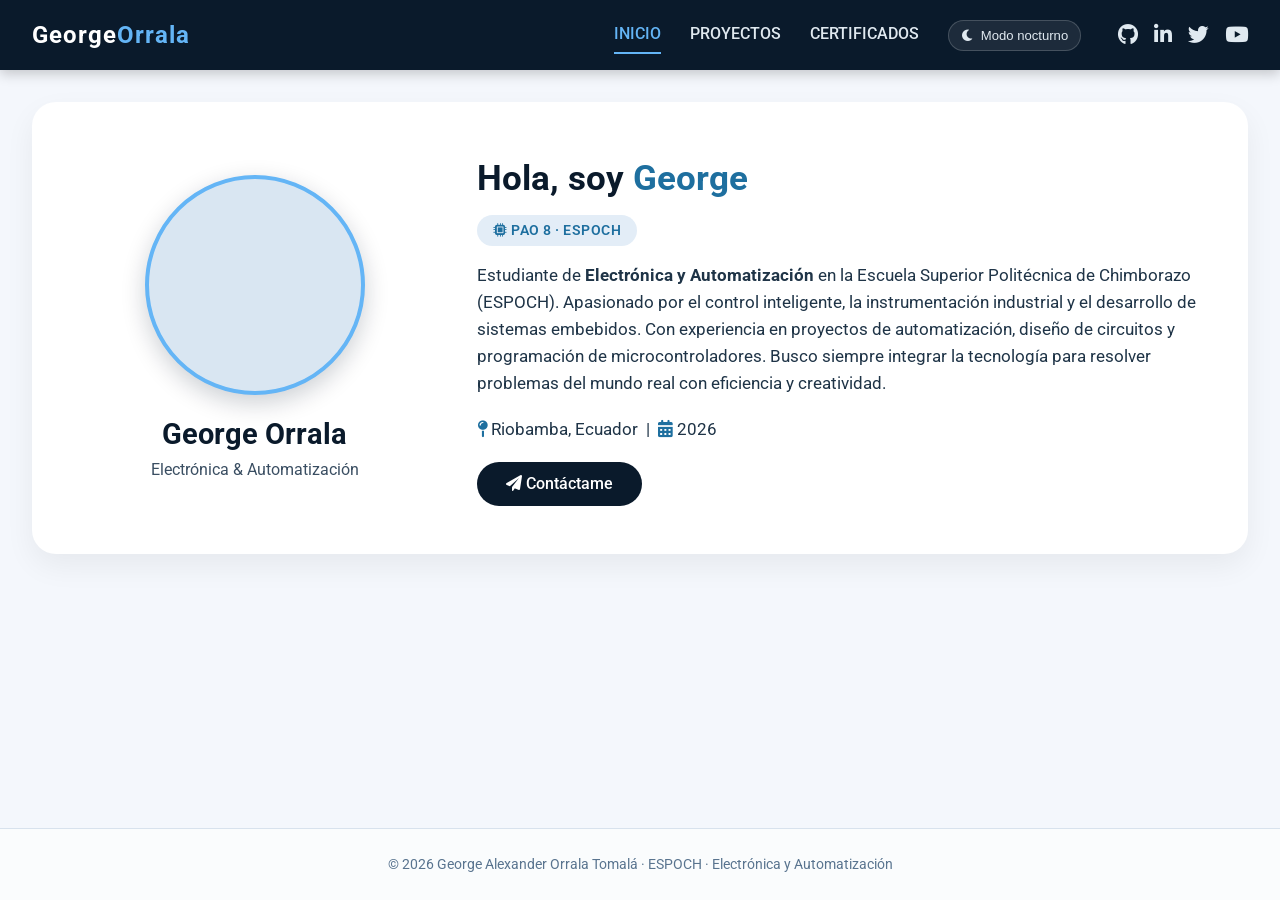
<file: index.html>
<!DOCTYPE html>
<html lang="es">
<head>
    <meta charset="UTF-8" />
    <meta name="viewport" content="width=device-width, initial-scale=1.0" />
    <title>George Orrala | Portafolio</title>
    <!-- Font Awesome (íconos) -->
    <link rel="stylesheet" href="https://cdnjs.cloudflare.com/ajax/libs/font-awesome/6.0.0-beta3/css/all.min.css" />
    <!-- Google Fonts (Roboto) -->
    <link href="https://fonts.googleapis.com/css2?family=Roboto:wght@300;400;500;700&display=swap" rel="stylesheet" />
    <!-- Estilos locales -->
    <link rel="stylesheet" href="styles.css?v=2026.08.26.4" />
</head>
<body>

    <!-- HEADER -->
    <header>
        <div class="logo">George<span>Orrala</span></div>
        <nav id="nav-principal">
            <a class="activo" data-vista="inicio">INICIO</a>
            <a data-vista="proyectos">PROYECTOS</a>
            <a data-vista="certificados">CERTIFICADOS</a>
            <button class="theme-toggle" id="theme-toggle" type="button" aria-label="Activar modo nocturno" aria-pressed="false">
                <i class="fas fa-moon" id="theme-icon" aria-hidden="true"></i>
                <span id="theme-label">Modo nocturno</span>
            </button>
            <div class="social-icons">
                <a href="#" aria-label="GitHub"><i class="fab fa-github"></i></a>
                <a href="#" aria-label="LinkedIn"><i class="fab fa-linkedin-in"></i></a>
                <a href="#" aria-label="Twitter"><i class="fab fa-twitter"></i></a>
                <a href="#" aria-label="YouTube"><i class="fab fa-youtube"></i></a>
            </div>
        </nav>
    </header>

    <!-- CONTENEDOR PRINCIPAL (SPA) -->
    <main class="contenedor-principal" id="app">

        <!-- VISTA INICIO -->
        <section class="vista activa" id="vista-inicio">
            <div class="inicio-grid">
                <!-- Izquierda: foto + nombre -->
                <div class="perfil">
                    <div class="perfil-foto">
                        <img src="img/perfil.jpg?v=2026.08.26.1" width="220" height="220" fetchpriority="high" decoding="async"
                            alt="Foto de George Orrala" />
                    </div>
                    <h2>George Orrala</h2>
                    <p>Electrónica &amp; Automatización</p>
                </div>
                <!-- Derecha: descripción profesional -->
                <div class="descripcion">
                    <h1>Hola, soy <span>George</span></h1>
                    <span class="badge"><i class="fas fa-microchip"></i> PAO 8 · ESPOCH</span>
                    <p>
                        Estudiante de <strong>Electrónica y Automatización</strong> en la Escuela Superior 
                        Politécnica de Chimborazo (ESPOCH). Apasionado por el control inteligente, 
                        la instrumentación industrial y el desarrollo de sistemas embebidos. 
                        Con experiencia en proyectos de automatización, diseño de circuitos y 
                        programación de microcontroladores. Busco siempre integrar la tecnología 
                        para resolver problemas del mundo real con eficiencia y creatividad.
                    </p>
                    <p>
                        <i class="fas fa-map-pin" style="color:#1e6f9f;"></i> Riobamba, Ecuador &nbsp;|&nbsp;
                        <i class="fas fa-calendar-alt" style="color:#1e6f9f;"></i> 2026
                    </p>
                    <a href="#" class="cta" id="btn-contacto"><i class="fas fa-paper-plane"></i> Contáctame</a>
                </div>
            </div>

        </section>

        <!-- VISTA PROYECTOS (datos desde JSON) -->
        <section class="vista" id="vista-proyectos">
            <h2 style="font-size:2rem; margin-bottom:0.2rem;">Proyectos</h2>
            <p style="color:#3a5a75; margin-bottom:0.8rem;">Algunos de mis trabajos en automatización y electrónica.</p>
            <div class="proyectos-grid" id="proyectos-container">
                <!-- Renderizado con JS -->
            </div>
        </section>

        <!-- VISTA CERTIFICADOS (datos desde JSON) -->
        <section class="vista" id="vista-certificados">
            <h2 style="font-size:2rem; margin-bottom:0.2rem;">Certificados</h2>
            <p style="color:#3a5a75; margin-bottom:0.8rem;">Formación complementaria y logros académicos.</p>
            <div class="certificados-lista" id="certificados-container">
                <!-- Renderizado con JS -->
            </div>
        </section>

    </main>

    <!-- FOOTER -->
    <footer>
        &copy; 2026 George Alexander Orrala Tomalá · ESPOCH · Electrónica y Automatización
    </footer>

    <!-- Script local -->
    <script src="script.js?v=2026.08.26.2" defer></script>

</body>
</html>
</file>
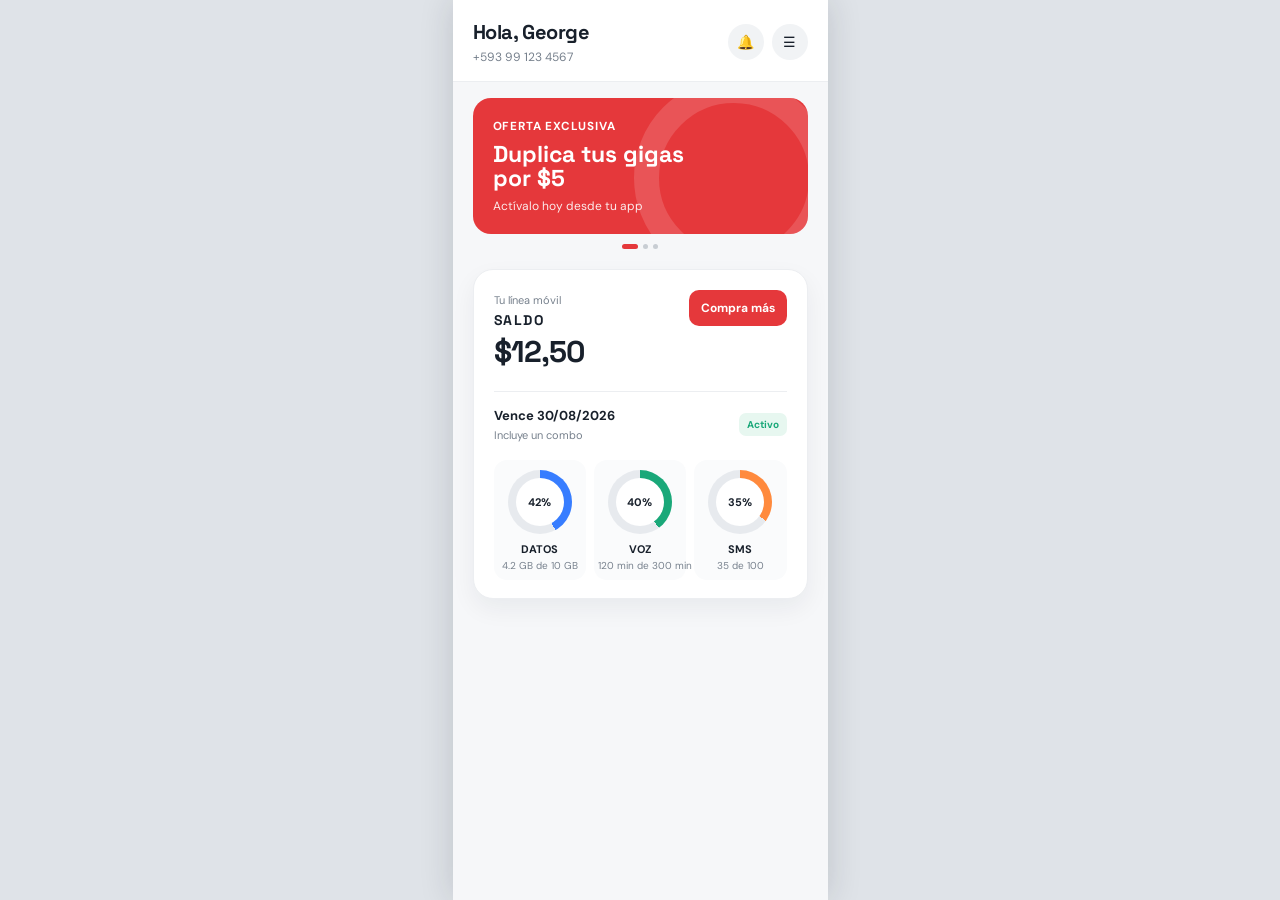
<file: proyectos/Clon T/index.html>
<!DOCTYPE html>
<html lang="es">
<head>
    <meta charset="UTF-8">
    <meta name="viewport" content="width=device-width, initial-scale=1.0">
    <title>Clon T | Mi cuenta</title>
    <link rel="stylesheet" href="styles.css?v=2026.08.26.1">
</head>
<body>
    <main class="app-shell">
        <header class="app-header">
            <div class="user-block">
                <strong>Hola, George</strong>
                <span>+593 99 123 4567</span>
            </div>
            <div class="header-actions" aria-label="Acciones de cuenta">
                <button type="button" aria-label="Notificaciones">&#128276;</button>
                <button type="button" aria-label="Abrir menú">&#9776;</button>
            </div>
        </header>

        <section class="banner-section" aria-label="Promociones">
            <div class="banner-track" id="banner-track"></div>
            <div class="banner-dots" id="banner-dots" aria-hidden="true"></div>
        </section>

        <section class="balance-card" aria-labelledby="balance-title">
            <div class="balance-header">
                <div>
                    <span class="eyebrow">Tu línea móvil</span>
                    <h1 id="balance-title">SALDO</h1>
                    <p class="balance-amount" id="balance-amount">$0,00</p>
                </div>
                <button class="buy-button" id="buy-button" type="button">Compra más</button>
            </div>

            <div class="plan-info">
                <div>
                    <strong id="expiry-date">Vence 30/08/2026</strong>
                    <span id="plan-name">Incluye un combo</span>
                </div>
                <span class="active-label">Activo</span>
            </div>

            <div class="usage-grid" id="usage-grid" aria-label="Consumo del combo"></div>
        </section>

        <p class="feedback" id="feedback" role="status" aria-live="polite"></p>
    </main>
    <script src="script.js?v=2026.08.26.1" defer></script>
</body>
</html>
</file>
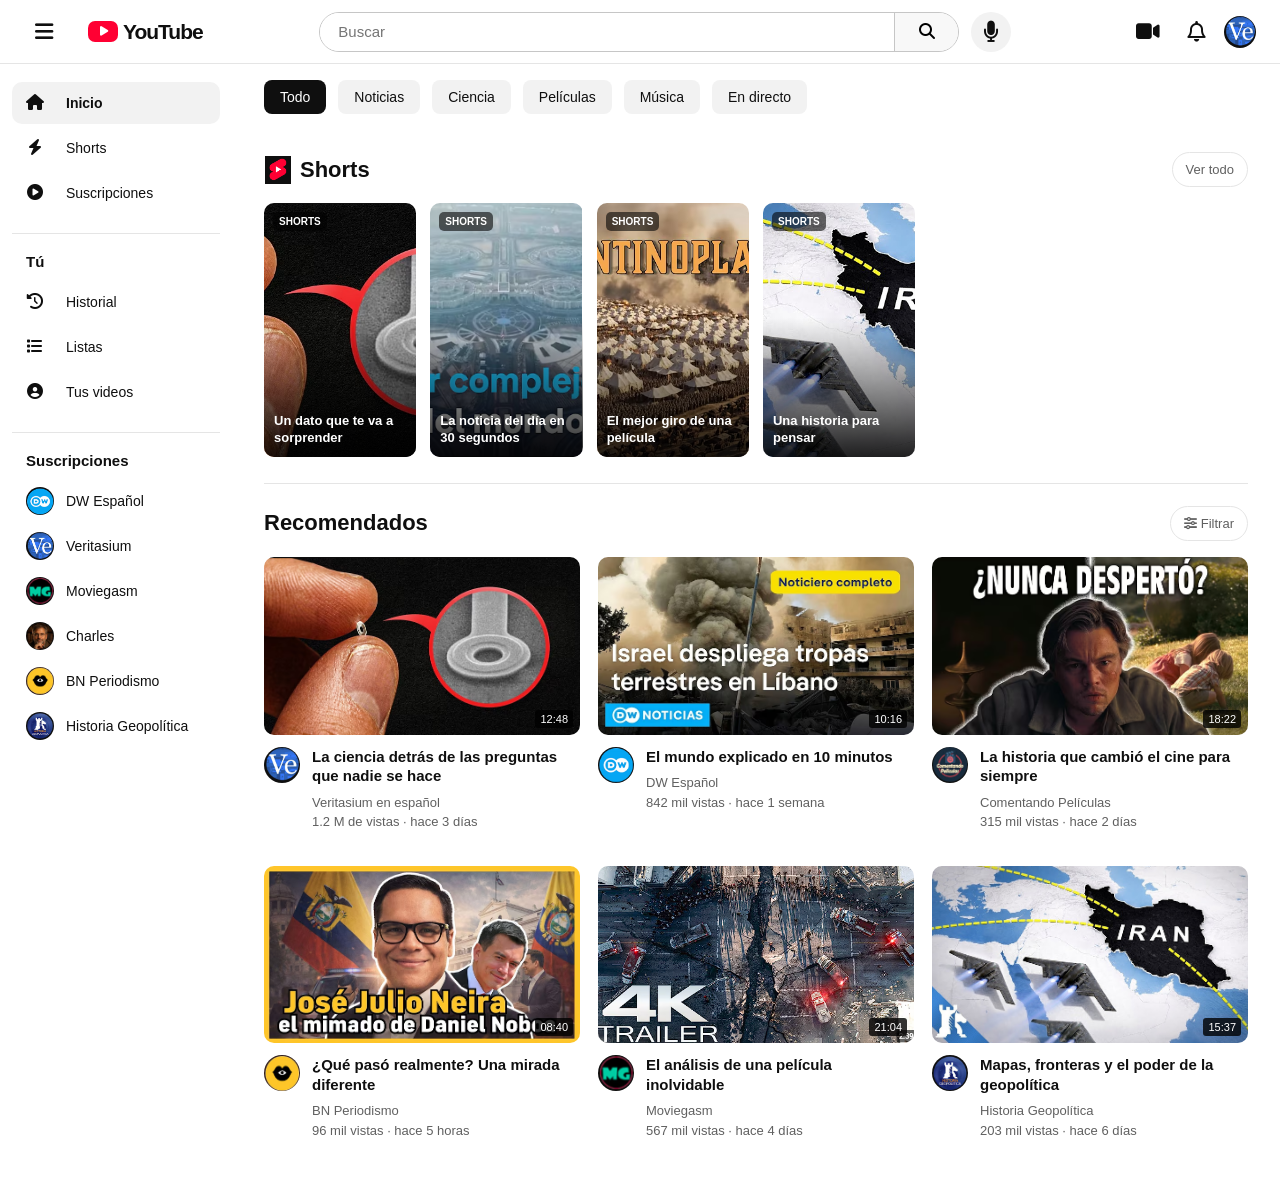
<file: proyectos/Clon youtube/index.html>
<!DOCTYPE html>
<html lang="es">
<head>
    <meta charset="UTF-8">
    <meta name="viewport" content="width=device-width, initial-scale=1.0">
    <meta name="theme-color" content="#ffffff">
    <title>YouTube | Inicio</title>
    <link rel="stylesheet" href="https://cdnjs.cloudflare.com/ajax/libs/font-awesome/6.5.2/css/all.min.css">
    <link rel="stylesheet" href="styles.css?v=2026.08.26.1">
    <link rel="stylesheet" href="media.css?v=2026.08.26.1">
</head>
<body>
    <header class="topbar">
        <button class="icon-button menu-button" id="menu-button" type="button" aria-label="Abrir menú"><i class="fa-solid fa-bars"></i></button>
        <a class="brand" href="#inicio" aria-label="YouTube inicio"><span class="brand-mark"><i class="fa-solid fa-play"></i></span><strong>YouTube</strong></a>
        <div class="search-area">
            <form class="search-form" id="search-form">
                <input id="search-input" type="search" placeholder="Buscar" aria-label="Buscar videos">
                <button class="search-button" type="submit" aria-label="Buscar"><i class="fa-solid fa-magnifying-glass"></i></button>
            </form>
            <button class="icon-button voice-button" type="button" aria-label="Buscar por voz"><i class="fa-solid fa-microphone"></i></button>
        </div>
        <div class="top-actions">
            <button class="icon-button" type="button" aria-label="Crear"><i class="fa-solid fa-video"></i></button>
            <button class="icon-button" type="button" aria-label="Notificaciones"><i class="fa-regular fa-bell"></i></button>
            <img class="user-avatar" src="canal/veritasium/logo.png?v=2026.08.26.1" width="40" height="40" alt="Perfil">
        </div>
    </header>

    <div class="layout">
        <aside class="sidebar" id="sidebar">
            <nav class="main-nav" aria-label="Navegación principal">
                <a class="nav-item active" href="#inicio"><span><i class="fa-solid fa-house"></i></span>Inicio</a>
                <a class="nav-item" href="#shorts"><span><i class="fa-solid fa-bolt"></i></span>Shorts</a>
                <a class="nav-item" href="#suscripciones"><span><i class="fa-solid fa-circle-play"></i></span>Suscripciones</a>
                <hr>
                <p class="nav-heading">Tú</p>
                <a class="nav-item" href="#historial"><span><i class="fa-solid fa-clock-rotate-left"></i></span>Historial</a>
                <a class="nav-item" href="#listas"><span><i class="fa-solid fa-list"></i></span>Listas</a>
                <a class="nav-item" href="#videos"><span><i class="fa-solid fa-circle-user"></i></span>Tus videos</a>
                <hr>
                <p class="nav-heading">Suscripciones</p>
                <a class="channel-link" href="#canal-dw"><img src="canal/dw/logo.png?v=2026.08.26.1" width="32" height="32" loading="lazy" alt="">DW Español</a>
                <a class="channel-link" href="#canal-veritasium"><img src="canal/veritasium/logo.png?v=2026.08.26.1" width="32" height="32" loading="lazy" alt="">Veritasium</a>
                <a class="channel-link" href="#canal-moviegasm"><img src="canal/moviegasm/logo.png?v=2026.08.26.1" width="32" height="32" loading="lazy" alt="">Moviegasm</a>
                <a class="channel-link" href="#canal-charles"><img src="canal/charles/logo.png?v=2026.08.26.1" width="32" height="32" loading="lazy" alt="">Charles</a>
                <a class="channel-link" href="#canal-bn"><img src="canal/bn%20periodismo/logo.png?v=2026.08.26.1" width="32" height="32" loading="lazy" alt="">BN Periodismo</a>
                <a class="channel-link" href="#canal-historia"><img src="canal/historia%20geopolitica/logo.png?v=2026.08.26.1" width="32" height="32" loading="lazy" alt="">Historia Geopolítica</a>
            </nav>
        </aside>

        <main class="content" id="inicio">
            <div class="category-bar" aria-label="Categorías">
                <button class="category active" type="button">Todo</button>
                <button class="category" type="button">Noticias</button>
                <button class="category" type="button">Ciencia</button>
                <button class="category" type="button">Películas</button>
                <button class="category" type="button">Música</button>
                <button class="category" type="button">En directo</button>
            </div>

            <section class="shorts-section" id="shorts" aria-labelledby="shorts-title">
                <div class="section-heading"><h1 id="shorts-title"><img src="img/short.png?v=2026.08.26.1" width="28" height="28" alt=""> Shorts</h1><button type="button" class="see-more">Ver todo</button></div>
                <div class="shorts-grid" id="shorts-grid"></div>
            </section>

            <section class="videos-section" id="videos" aria-labelledby="videos-title">
                <div class="section-heading"><h2 id="videos-title">Recomendados</h2><button type="button" class="filter-button"><i class="fa-solid fa-sliders"></i> Filtrar</button></div>
                <div class="video-grid" id="video-grid"></div>
            </section>
        </main>
    </div>
    <div class="toast" id="toast" role="status" aria-live="polite"></div>
    <script src="script.js?v=2026.08.26.1" defer></script>
</body>
</html>
</file>
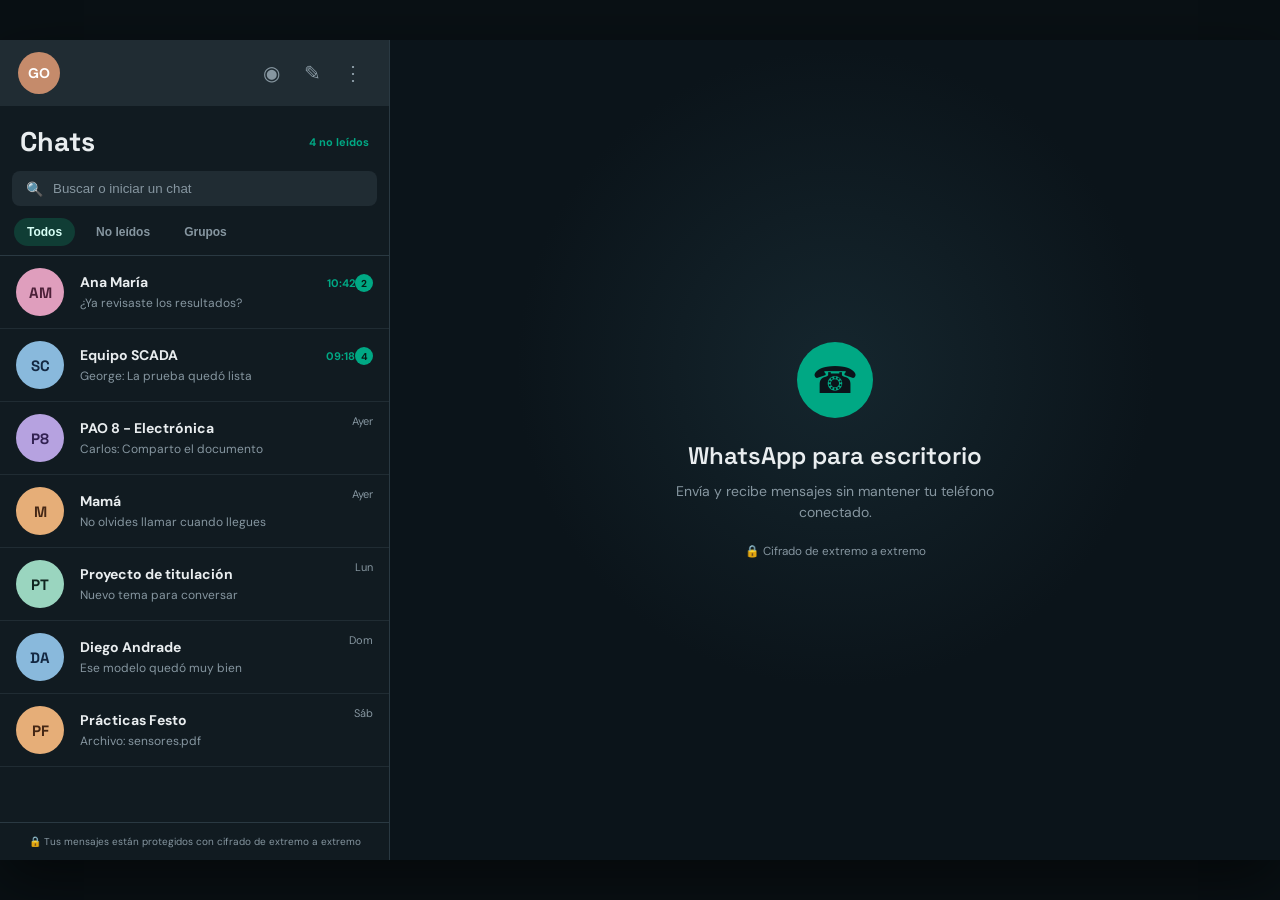
<file: proyectos/clon-whatsapp/index.html>
<!DOCTYPE html>
<html lang="es">
<head>
    <meta charset="UTF-8">
    <meta name="viewport" content="width=device-width, initial-scale=1.0">
    <meta name="theme-color" content="#0b141a">
    <title>WhatsApp | Chats</title>
    <link rel="stylesheet" href="styles.css?v=2026.08.26.1">
</head>
<body>
    <main class="phone-app">
        <aside class="chat-panel" id="chat-panel">
            <header class="chat-header">
                <div class="profile-mark">GO</div>
                <div class="header-actions">
                    <button class="icon-button" type="button" aria-label="Comunidades">&#9673;</button>
                    <button class="icon-button" type="button" aria-label="Nuevo chat" id="new-chat">&#9998;</button>
                    <button class="icon-button" type="button" aria-label="Más opciones">&#8942;</button>
                </div>
            </header>
            <div class="chat-heading"><h1>Chats</h1><span id="unread-total">4 no leídos</span></div>
            <label class="search-box"><span aria-hidden="true">&#128269;</span><input id="search-input" type="search" placeholder="Buscar o iniciar un chat" aria-label="Buscar chats"></label>
            <nav class="filter-tabs" aria-label="Filtrar conversaciones">
                <button class="filter-tab active" type="button" data-filter="all">Todos</button>
                <button class="filter-tab" type="button" data-filter="unread">No leídos</button>
                <button class="filter-tab" type="button" data-filter="groups">Grupos</button>
            </nav>
            <div class="chat-list" id="chat-list" tabindex="0" aria-label="Lista de chats"></div>
            <p class="privacy-note">&#128274; Tus mensajes están protegidos con cifrado de extremo a extremo</p>
        </aside>

        <section class="conversation-panel" id="conversation-panel" aria-label="Conversación">
            <div class="empty-conversation" id="empty-conversation">
                <div class="whatsapp-mark">&#9742;</div>
                <h2>WhatsApp para escritorio</h2>
                <p>Envía y recibe mensajes sin mantener tu teléfono conectado.</p>
                <small>&#128274; Cifrado de extremo a extremo</small>
            </div>
            <div class="conversation" id="conversation" hidden>
                <header class="conversation-header">
                    <button class="back-button" id="back-button" type="button" aria-label="Volver a chats">&#8592;</button>
                    <div class="conversation-avatar" id="conversation-avatar"></div>
                    <div class="conversation-person"><strong id="conversation-name"></strong><span id="conversation-status"></span></div>
                    <div class="header-actions"><button class="icon-button" type="button" aria-label="Buscar en conversación">&#128269;</button><button class="icon-button" type="button" aria-label="Más opciones">&#8942;</button></div>
                </header>
                <div class="message-area" id="message-area"></div>
                <form class="message-form" id="message-form"><button class="icon-button" type="button" aria-label="Adjuntar archivo">&#128206;</button><input id="message-input" placeholder="Escribe un mensaje" autocomplete="off" aria-label="Mensaje"><button class="send-button" type="submit" aria-label="Enviar mensaje">&#10148;</button></form>
            </div>
        </section>
    </main>
    <div class="toast" id="toast" role="status" aria-live="polite"></div>
    <script src="script.js?v=2026.08.26.1" defer></script>
</body>
</html>
</file>
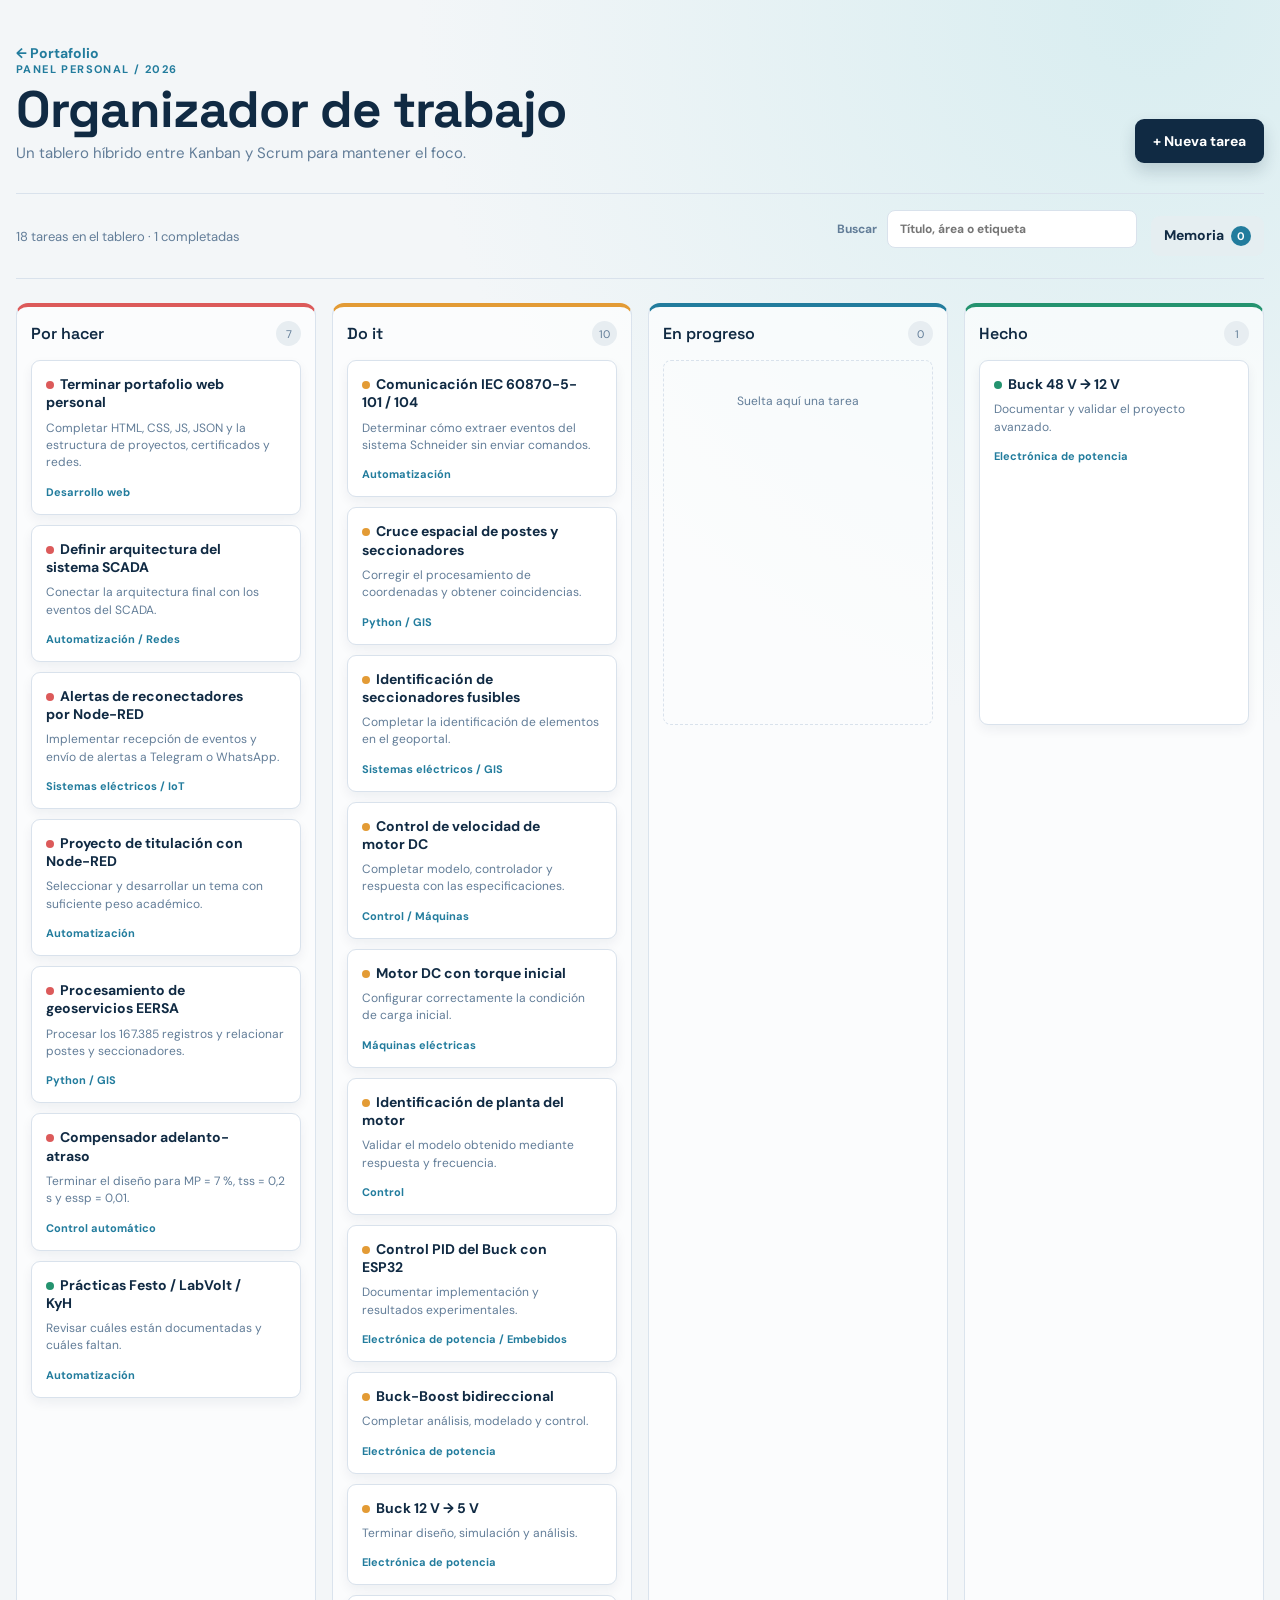
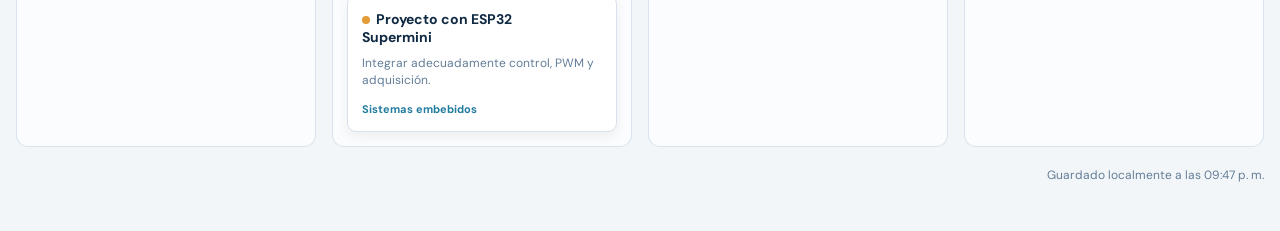
<file: proyectos/organizador-tareas/index.html>
<!DOCTYPE html>
<html lang="es">
<head>
    <meta charset="UTF-8">
    <meta name="viewport" content="width=device-width, initial-scale=1.0">
    <meta name="theme-color" content="#102a43">
    <title>Organizador | George Orrala</title>
    <link rel="stylesheet" href="styles.css?v=2026.08.26.1">
</head>
<body>
    <main class="app-shell">
        <header class="topbar">
            <div class="brand-block">
                <a class="back-link" href="../../index.html" aria-label="Volver al portafolio">&#8592; Portafolio</a>
                <p class="kicker">Panel personal / 2026</p>
                <h1>Organizador de trabajo</h1>
                <p class="subtitle">Un tablero híbrido entre Kanban y Scrum para mantener el foco.</p>
            </div>
            <button class="primary-button" id="add-task-button" type="button">+ Nueva tarea</button>
        </header>

        <section class="toolbar" aria-label="Controles del tablero">
            <div class="summary" id="summary"></div>
            <label class="search-box">
                <span>Buscar</span>
                <input id="search-input" type="search" placeholder="Título, área o etiqueta" autocomplete="off">
            </label>
            <button class="memory-button" id="memory-button" type="button">Memoria <span id="memory-count">0</span></button>
        </section>

        <section class="board" id="board" aria-label="Tablero de tareas"></section>

        <p class="save-note" id="save-note" role="status" aria-live="polite">Los cambios se guardan en este dispositivo.</p>
    </main>

    <dialog class="task-dialog" id="task-dialog">
        <form id="task-form" method="dialog">
            <div class="dialog-heading">
                <div>
                    <p class="kicker">Nueva tarjeta</p>
                    <h2 id="dialog-title">Añadir tarea</h2>
                </div>
                <button class="icon-button" id="close-dialog" type="button" aria-label="Cerrar">&#10005;</button>
            </div>
            <input id="task-id" type="hidden">
            <label>Título<input id="task-title" name="title" required maxlength="80" placeholder="Ej. Validar resultados del Buck"></label>
            <label>Área o proyecto<input id="task-area" name="area" maxlength="40" placeholder="Ej. Electrónica de potencia"></label>
            <label>Detalle<textarea id="task-detail" name="detail" rows="3" maxlength="180" placeholder="Qué debe quedar resuelto"></textarea></label>
            <div class="form-grid">
                <label>Prioridad<select id="task-priority" name="priority"><option value="high">Alta</option><option value="medium" selected>Media</option><option value="low">Baja</option></select></label>
                <label>Estado<select id="task-status" name="status"></select></label>
            </div>
            <div class="dialog-actions">
                <button class="quiet-button" id="cancel-dialog" type="button">Cancelar</button>
                <button class="primary-button" type="submit">Guardar tarea</button>
            </div>
        </form>
    </dialog>

    <dialog class="memory-dialog" id="memory-dialog">
        <section>
            <div class="dialog-heading">
                <div><p class="kicker">Historial local</p><h2>Memoria</h2></div>
                <button class="icon-button" id="close-memory" type="button" aria-label="Cerrar">&#10005;</button>
            </div>
            <p class="memory-intro">Aquí quedan las tareas eliminadas. Puedes restaurarlas al tablero cuando quieras.</p>
            <div class="archive-list" id="archive-list"></div>
            <button class="quiet-button clear-button" id="clear-memory" type="button">Vaciar memoria</button>
        </section>
    </dialog>

    <script src="script.js?v=2026.08.26.1" defer></script>
</body>
</html>
</file>
<file: styles.css>
/* --- RESET Y BASE --- */
* {
    margin: 0;
    padding: 0;
    box-sizing: border-box;
}

body {
    font-family: 'Roboto', sans-serif;
    background: #f4f7fc;
    color: #1e2b3c;
    line-height: 1.6;
    min-height: 100vh;
    display: flex;
    flex-direction: column;
    transition: background-color 0.3s ease, color 0.3s ease;
}

/* --- HEADER / NAV --- */
header {
    background: #0a1a2b;
    color: #fff;
    padding: 1rem 2rem;
    display: flex;
    justify-content: space-between;
    align-items: center;
    flex-wrap: wrap;
    box-shadow: 0 4px 12px rgba(0, 0, 0, 0.2);
    position: sticky;
    top: 0;
    z-index: 100;
}

.logo {
    font-size: 1.5rem;
    font-weight: 700;
    letter-spacing: 1px;
}
.logo span {
    color: #64b5f6;
}

nav {
    display: flex;
    align-items: center;
    gap: 1.8rem;
    flex-wrap: wrap;
}

nav a {
    color: #e0e9f0;
    text-decoration: none;
    font-weight: 500;
    font-size: 1rem;
    transition: color 0.25s, transform 0.2s;
    cursor: pointer;
    padding: 0.3rem 0;
    border-bottom: 2px solid transparent;
}
nav a:hover {
    color: #64b5f6;
    border-bottom-color: #64b5f6;
    transform: translateY(-2px);
}
nav a.activo {
    color: #64b5f6;
    border-bottom-color: #64b5f6;
}

.theme-toggle {
    display: inline-flex;
    align-items: center;
    gap: 0.45rem;
    padding: 0.45rem 0.75rem;
    color: #e0e9f0;
    background: rgba(255, 255, 255, 0.08);
    border: 1px solid rgba(255, 255, 255, 0.18);
    border-radius: 2rem;
    font-size: 0.82rem;
    cursor: pointer;
    transition: background 0.25s, color 0.25s, border-color 0.25s;
}
.theme-toggle:hover,
.theme-toggle:focus-visible {
    color: #fff;
    background: rgba(100, 181, 246, 0.22);
    border-color: #64b5f6;
    outline: none;
}

.social-icons {
    display: flex;
    gap: 1rem;
    margin-left: 0.5rem;
}
.social-icons a {
    color: #e0e9f0;
    font-size: 1.3rem;
    transition: color 0.25s, transform 0.2s;
    border-bottom: none;
    padding: 0;
}
.social-icons a:hover {
    color: #64b5f6;
    transform: scale(1.15);
}

/* --- MAIN CONTENT (SPA) --- */
.contenedor-principal {
    max-width: 1280px;
    margin: 2rem auto;
    padding: 0 2rem;
    flex: 1;
}

/* Cada sección (vista) */
.vista {
    display: none;
    animation: fadeIn 0.4s ease;
}
.vista.activa {
    display: block;
}

@keyframes fadeIn {
    0% { opacity: 0; transform: translateY(12px); }
    100% { opacity: 1; transform: translateY(0); }
}

/* --- VISTA INICIO (contenedores hermanos) --- */
.inicio-grid {
    display: grid;
    grid-template-columns: 1fr 2fr;
    gap: 2.5rem;
    align-items: center;
    background: #fff;
    border-radius: 24px;
    padding: 2.5rem;
    box-shadow: 0 12px 30px rgba(0,0,0,0.06);
}

.perfil {
    text-align: center;
    perspective: 900px;
}
.perfil-foto {
    width: min(220px, 100%);
    aspect-ratio: 1 / 1;
    margin: 0 auto;
}
.perfil img {
    display: block;
    width: 100%;
    height: 100%;
    aspect-ratio: 1/1;
    border-radius: 50%;
    object-fit: cover;
    box-shadow: 0 8px 24px rgba(0, 20, 40, 0.2);
    border: 4px solid #64b5f6;
    background: #d9e6f2;
    transform-style: preserve-3d;
    transition: transform 0.7s cubic-bezier(0.22, 0.61, 0.36, 1);
}
.perfil img.volteando {
    transform: rotateY(180deg);
}

.perfil h2 {
    margin-top: 1rem;
    font-size: 1.8rem;
    font-weight: 700;
    color: #0a1a2b;
}
.perfil p {
    color: #3a4e62;
    font-weight: 400;
}

.descripcion {
    padding: 0.5rem 0;
}
.descripcion h1 {
    font-size: 2.2rem;
    font-weight: 700;
    margin-bottom: 0.5rem;
    color: #0a1a2b;
}
.descripcion h1 span {
    color: #1e6f9f;
}
.descripcion .badge {
    display: inline-block;
    background: #e3edf7;
    color: #1e6f9f;
    font-weight: 600;
    padding: 0.3rem 1rem;
    border-radius: 40px;
    font-size: 0.85rem;
    margin-bottom: 1rem;
    letter-spacing: 0.5px;
}
.descripcion p {
    font-size: 1.05rem;
    color: #1f3447;
    margin-bottom: 1.2rem;
}
.descripcion .cta {
    display: inline-block;
    background: #0a1a2b;
    color: #fff;
    padding: 0.6rem 1.8rem;
    border-radius: 40px;
    font-weight: 500;
    text-decoration: none;
    transition: background 0.25s, transform 0.2s;
    border: none;
    cursor: pointer;
}
.descripcion .cta:hover {
    background: #1e6f9f;
    transform: scale(1.03);
}

/* --- VISTA PROYECTOS (cards) --- */
.proyectos-grid {
    display: grid;
    grid-template-columns: repeat(auto-fit, minmax(260px, 1fr));
    gap: 2rem;
    margin-top: 1.5rem;
}
.proyecto-card {
    display: block;
    background: #fff;
    border-radius: 20px;
    padding: 1.5rem;
    color: inherit;
    text-decoration: none;
    box-shadow: 0 6px 18px rgba(0,0,0,0.04);
    transition: transform 0.25s, box-shadow 0.3s;
    border-left: 5px solid #64b5f6;
}
.proyecto-card:hover {
    transform: translateY(-6px);
    box-shadow: 0 14px 28px rgba(0, 20, 40, 0.08);
}
.proyecto-card h3 {
    color: #0a1a2b;
    margin-bottom: 0.5rem;
    font-size: 1.3rem;
}
.proyecto-card p {
    color: #2d445b;
    font-size: 0.95rem;
}
.proyecto-card .tech {
    display: inline-block;
    background: #eef3f8;
    padding: 0.2rem 0.8rem;
    border-radius: 30px;
    font-size: 0.75rem;
    font-weight: 600;
    color: #1e6f9f;
    margin-top: 0.6rem;
}
.proyecto-card .abrir-proyecto {
    display: block;
    margin-top: 1rem;
    color: #1e6f9f;
    font-size: 0.85rem;
    font-weight: 700;
}

/* --- VISTA CERTIFICADOS --- */
.certificados-lista {
    display: flex;
    flex-direction: column;
    gap: 1rem;
    margin-top: 1.5rem;
}
.cert-item {
    background: #fff;
    padding: 1.2rem 1.8rem;
    border-radius: 16px;
    display: flex;
    align-items: center;
    gap: 1.2rem;
    box-shadow: 0 4px 12px rgba(0,0,0,0.02);
    border: 1px solid #e4ecf5;
    transition: border 0.2s;
}
.cert-item:hover {
    border-color: #64b5f6;
}
.cert-item i {
    font-size: 2rem;
    color: #1e6f9f;
    width: 2.5rem;
    text-align: center;
}
.cert-item .info h4 {
    font-size: 1.1rem;
    color: #0a1a2b;
}
.cert-item .info p {
    font-size: 0.9rem;
    color: #3a5a75;
}
.cert-item .fecha {
    margin-left: auto;
    font-size: 0.8rem;
    background: #e9f0f8;
    padding: 0.2rem 1rem;
    border-radius: 30px;
    color: #1e4b6b;
}

/* --- FOOTER --- */
footer {
    text-align: center;
    padding: 1.5rem 2rem;
    font-size: 0.9rem;
    color: #59748f;
    border-top: 1px solid #d8e2ed;
    margin-top: 2rem;
    background: #fafcfd;
}

/* --- MODO NOCTURNO --- */
body.modo-nocturno {
    background: #101923;
    color: #e5edf4;
}
body.modo-nocturno .contenedor-principal {
    color: #e5edf4;
}
body.modo-nocturno .inicio-grid,
body.modo-nocturno .proyecto-card,
body.modo-nocturno .cert-item {
    background: #182635;
    box-shadow: 0 12px 30px rgba(0, 0, 0, 0.25);
}
body.modo-nocturno .perfil h2,
body.modo-nocturno .descripcion h1,
body.modo-nocturno .proyecto-card h3,
body.modo-nocturno .cert-item .info h4 {
    color: #f2f7fb;
}
body.modo-nocturno .perfil p,
body.modo-nocturno .descripcion p,
body.modo-nocturno .proyecto-card p,
body.modo-nocturno .cert-item .info p {
    color: #b8c8d6;
}
body.modo-nocturno .descripcion .badge,
body.modo-nocturno .proyecto-card .tech {
    background: #223c52;
    color: #8dccfa;
}
body.modo-nocturno .cert-item {
    border-color: #2b455c;
}
body.modo-nocturno .cert-item .fecha {
    background: #223c52;
    color: #9dc7e4;
}
body.modo-nocturno footer {
    color: #91a8ba;
    background: #0d151e;
    border-top-color: #263b4d;
}
body.modo-nocturno .theme-toggle {
    color: #102338;
    background: #f7d37c;
    border-color: #f7d37c;
}
body.modo-nocturno .theme-toggle:hover,
body.modo-nocturno .theme-toggle:focus-visible {
    background: #ffe3a5;
    border-color: #ffe3a5;
}

/* --- RESPONSIVE --- */
@media (max-width: 850px) {
    .inicio-grid {
        grid-template-columns: 1fr;
        text-align: center;
        padding: 2rem 1.5rem;
    }
    .perfil img {
        width: 100%;
    }
    .perfil-foto {
        width: min(180px, 100%);
    }
    .descripcion h1 {
        font-size: 1.8rem;
    }
    header {
        flex-direction: column;
        align-items: stretch;
        gap: 0.8rem;
    }
    nav {
        justify-content: center;
        gap: 1rem 1.5rem;
    }
    .social-icons {
        margin-left: 0;
        justify-content: center;
    }
    .cert-item {
        flex-wrap: wrap;
    }
    .cert-item .fecha {
        margin-left: 0;
        width: 100%;
        text-align: left;
    }
}

@media (max-width: 500px) {
    .contenedor-principal {
        padding: 0 1rem;
    }
    .inicio-grid {
        padding: 1.5rem 1rem;
    }
    .descripcion .cta {
        width: 100%;
        text-align: center;
    }
}
</file>
<file: proyectos/Clon T/styles.css>
@import url('https://fonts.googleapis.com/css2?family=DM+Sans:wght@400;500;700&family=Space+Grotesk:wght@500;700&display=swap&v=2026.08.26.1');

:root {
    --ink: #18202b;
    --muted: #77818d;
    --paper: #f6f7f9;
    --white: #ffffff;
    --red: #e5383b;
    --orange: #ff8a3d;
    --blue: #377dff;
    --green: #1aa879;
}

* { box-sizing: border-box; }

html, body { margin: 0; min-width: 320px; background: #dfe3e8; }

body {
    display: flex;
    justify-content: center;
    min-height: 100vh;
    color: var(--ink);
    font-family: 'DM Sans', sans-serif;
    font-size: 14px;
}

button { font: inherit; }

.app-shell {
    width: 100%;
    max-width: 375px;
    min-height: 100vh;
    overflow: hidden;
    background: var(--paper);
    box-shadow: 0 0 32px rgba(24,32,43,.16);
}

.app-header {
    display: flex;
    align-items: center;
    justify-content: space-between;
    min-height: 82px;
    padding: 18px 20px 16px;
    background: var(--white);
    border-bottom: 1px solid #eceef1;
}

.user-block { display: grid; gap: 4px; }
.user-block strong { font: 700 20px 'Space Grotesk', sans-serif; letter-spacing: -0.4px; }
.user-block span { color: var(--muted); font-size: 12px; }

.header-actions { display: flex; gap: 8px; }
.header-actions button {
    display: grid;
    width: 36px;
    height: 36px;
    padding: 0;
    place-items: center;
    color: var(--ink);
    background: #f1f3f5;
    border: 0;
    border-radius: 50%;
    cursor: pointer;
}

.banner-section { padding: 16px 16px 4px; }
.banner-track {
    display: flex;
    gap: 12px;
    overflow-x: auto;
    scroll-snap-type: x mandatory;
    scrollbar-width: none;
}
.banner-track::-webkit-scrollbar { display: none; }
.banner {
    position: relative;
    flex: 0 0 100%;
    min-height: 136px;
    padding: 20px;
    overflow: hidden;
    color: var(--white);
    background: var(--red);
    border-radius: 18px;
    scroll-snap-align: start;
}
.banner:nth-child(2) { background: var(--blue); }
.banner:nth-child(3) { background: #202936; }
.banner::after {
    position: absolute;
    right: -26px;
    bottom: -44px;
    width: 150px;
    height: 150px;
    border: 25px solid rgba(255,255,255,.14);
    border-radius: 50%;
    content: '';
}
.banner small { display: block; margin-bottom: 8px; font-weight: 700; letter-spacing: .8px; text-transform: uppercase; }
.banner h2 { position: relative; z-index: 1; max-width: 210px; margin: 0; font: 700 23px/1.05 'Space Grotesk', sans-serif; }
.banner p { position: relative; z-index: 1; margin: 8px 0 0; font-size: 12px; opacity: .9; }
.banner-dots { display: flex; justify-content: center; gap: 5px; padding: 10px 0 8px; }
.banner-dots span { width: 5px; height: 5px; background: #c8cdd3; border-radius: 50%; }
.banner-dots span:first-child { width: 16px; background: var(--red); border-radius: 8px; }

.balance-card {
    margin: 8px 16px 0;
    padding: 20px 18px 18px;
    background: var(--white);
    border: 1px solid #eceef1;
    border-radius: 20px;
    box-shadow: 0 10px 24px rgba(24,32,43,.06);
}
.balance-header { display: flex; align-items: flex-start; justify-content: space-between; gap: 10px; }
.eyebrow { color: var(--muted); font-size: 11px; }
.balance-header h1 { margin: 3px 0 0; font: 700 14px 'Space Grotesk', sans-serif; letter-spacing: 1.5px; }
.balance-amount { margin: 3px 0 0; font: 700 30px 'Space Grotesk', sans-serif; letter-spacing: -1px; }
.buy-button { padding: 10px 12px; color: var(--white); background: var(--red); border: 0; border-radius: 10px; font-size: 12px; font-weight: 700; cursor: pointer; }
.buy-button:active { transform: scale(.97); }
.plan-info { display: flex; align-items: center; justify-content: space-between; gap: 8px; margin: 20px 0 18px; padding-top: 15px; border-top: 1px solid #eceef1; }
.plan-info div { display: grid; gap: 4px; }
.plan-info strong { font-size: 13px; }
.plan-info span { color: var(--muted); font-size: 11px; }
.plan-info .active-label { padding: 5px 8px; color: var(--green); background: #e7f7f0; border-radius: 7px; font-size: 10px; font-weight: 700; }
.usage-grid { display: grid; grid-template-columns: repeat(3, 1fr); gap: 8px; }
.usage-item { min-width: 0; padding: 10px 4px 8px; text-align: center; background: #fafbfc; border-radius: 13px; }
.donut { display: grid; width: 64px; height: 64px; margin: 0 auto 8px; place-items: center; background: conic-gradient(var(--donut-color) calc(var(--progress) * 1%), #e7eaee 0); border-radius: 50%; }
.donut::after { width: 48px; height: 48px; background: var(--white); border-radius: 50%; content: ''; grid-area: 1 / 1; }
.donut strong { z-index: 1; grid-area: 1 / 1; font-size: 11px; }
.usage-item h3 { margin: 0; font-size: 11px; }
.usage-item p { margin: 3px 0 0; color: var(--muted); font-size: 10px; white-space: nowrap; }
.feedback { min-height: 20px; margin: 14px 20px; color: var(--green); text-align: center; font-size: 12px; font-weight: 500; }

@media (min-width: 320px) {
    .app-header { padding-right: 16px; padding-left: 16px; }
    .balance-card { margin-right: 12px; margin-left: 12px; }
}

@media (min-width: 375px) {
    .app-header { padding-right: 20px; padding-left: 20px; }
    .banner-section { padding-right: 20px; padding-left: 20px; }
    .balance-card { margin-right: 20px; margin-left: 20px; padding-right: 20px; padding-left: 20px; }
}
</file>
<file: proyectos/Clon youtube/styles.css>
:root {
    --text: #0f0f0f;
    --muted: #606060;
    --line: #e5e5e5;
    --soft: #f2f2f2;
    --red: #ff0033;
    --white: #fff;
}

* { box-sizing: border-box; }
html { scroll-behavior: smooth; }
body { margin: 0; color: var(--text); background: var(--white); font-family: Arial, sans-serif; }
button, input { font: inherit; }
button { cursor: pointer; }

.topbar { position: sticky; top: 0; z-index: 10; display: flex; align-items: center; height: 64px; gap: 24px; padding: 0 24px; background: rgba(255,255,255,.98); border-bottom: 1px solid var(--line); }
.icon-button { display: grid; width: 40px; height: 40px; padding: 0; place-items: center; color: var(--text); background: transparent; border: 0; border-radius: 50%; font-size: 21px; }
.icon-button:hover { background: var(--soft); }
.brand { display: flex; align-items: center; gap: 5px; color: var(--text); text-decoration: none; }
.brand strong { font-size: 21px; letter-spacing: -1px; }
.brand-mark { display: grid; width: 30px; height: 21px; place-items: center; color: var(--white); background: var(--red); border-radius: 7px; font-size: 11px; }
.brand-mark i { margin-left: 1px; }
.search-area { display: flex; flex: 1; justify-content: center; gap: 12px; }
.search-form { display: flex; width: min(640px, 100%); height: 40px; border: 1px solid #c6c6c6; border-radius: 22px; overflow: hidden; }
.search-form input { flex: 1; min-width: 0; padding: 0 18px; border: 0; outline: 0; font-size: 15px; }
.search-button { width: 64px; border: 0; border-left: 1px solid #c6c6c6; background: #f8f8f8; font-size: 16px; }
.voice-button { background: var(--soft); }
.top-actions { display: flex; align-items: center; gap: 8px; }
.user-avatar, .channel-link img { width: 32px; height: 32px; border-radius: 50%; object-fit: cover; }

.layout { display: flex; max-width: 1600px; margin: 0 auto; }
.sidebar { position: sticky; top: 64px; width: 232px; height: calc(100vh - 64px); padding: 18px 12px; overflow-y: auto; background: var(--white); }
.main-nav { display: grid; gap: 3px; }
.nav-item, .channel-link { display: flex; align-items: center; gap: 22px; min-height: 42px; padding: 0 14px; color: var(--text); border-radius: 10px; text-decoration: none; font-size: 14px; }
.nav-item span { width: 18px; text-align: center; font-size: 16px; }
.nav-item:hover, .channel-link:hover, .nav-item.active { background: var(--soft); font-weight: 600; }
.main-nav hr { width: 100%; margin: 16px 0; border: 0; border-top: 1px solid var(--line); }
.nav-heading { margin: 0 14px 8px; font-size: 15px; font-weight: 700; }
.channel-link { gap: 12px; padding-right: 8px; }
.channel-link img { width: 28px; height: 28px; }

.content { flex: 1; min-width: 0; padding: 0 32px 48px; }
.category-bar { position: sticky; top: 64px; z-index: 5; display: flex; gap: 12px; padding: 16px 0; overflow-x: auto; background: var(--white); scrollbar-width: none; }
.category-bar::-webkit-scrollbar { display: none; }
.category { flex: 0 0 auto; padding: 9px 16px; color: var(--text); background: var(--soft); border: 0; border-radius: 8px; font-size: 14px; }
.category:hover, .category.active { color: var(--white); background: var(--text); }
.section-heading { display: flex; align-items: center; justify-content: space-between; margin: 22px 0 16px; }
.section-heading h1, .section-heading h2 { display: flex; align-items: center; gap: 8px; margin: 0; font-size: 22px; }
.section-heading h1 img { width: 28px; height: 28px; object-fit: contain; }
.see-more, .filter-button { padding: 9px 13px; color: var(--muted); background: var(--white); border: 1px solid var(--line); border-radius: 18px; font-size: 13px; }
.shorts-grid { display: grid; grid-template-columns: repeat(6, minmax(120px, 1fr)); gap: 14px; padding-bottom: 26px; border-bottom: 1px solid var(--line); }
.short-card { position: relative; aspect-ratio: 9 / 15; overflow: hidden; color: var(--white); background: #222; border-radius: 10px; cursor: pointer; }
.short-card img, .short-card video { width: 100%; height: 100%; object-fit: cover; transition: transform .25s ease; }
.short-card:hover video, .video-card:hover video { transform: scale(1.03); }
.short-card::after { position: absolute; inset: 45% 0 0; background: linear-gradient(transparent, rgba(0,0,0,.85)); content: ''; }
.short-card h3 { position: absolute; z-index: 1; right: 10px; bottom: 10px; left: 10px; margin: 0; font-size: 13px; line-height: 1.3; }
.short-badge { position: absolute; z-index: 2; top: 9px; left: 9px; padding: 4px 6px; background: rgba(0,0,0,.58); border-radius: 5px; font-size: 10px; font-weight: 700; }
.video-grid { display: grid; grid-template-columns: repeat(3, minmax(240px, 1fr)); gap: 34px 18px; }
.video-card { min-width: 0; cursor: pointer; }
.video-thumb { position: relative; aspect-ratio: 16 / 9; overflow: hidden; background: #ddd; border-radius: 10px; }
.video-thumb img, .video-thumb video { width: 100%; height: 100%; object-fit: cover; transition: transform .25s ease; }
.duration { position: absolute; right: 7px; bottom: 7px; padding: 3px 5px; color: var(--white); background: rgba(0,0,0,.8); border-radius: 3px; font-size: 11px; }
.video-info { display: flex; gap: 12px; padding-top: 12px; }
.video-info .channel-logo { flex: 0 0 36px; width: 36px; height: 36px; border-radius: 50%; object-fit: cover; }
.video-copy { min-width: 0; }
.video-copy h3 { margin: 0 0 7px; font-size: 15px; line-height: 1.3; }
.video-copy p { margin: 0; color: var(--muted); font-size: 13px; line-height: 1.5; }
.toast { position: fixed; right: 24px; bottom: 24px; z-index: 20; padding: 12px 16px; color: var(--white); background: #333; border-radius: 5px; opacity: 0; transform: translateY(10px); transition: .2s ease; pointer-events: none; }
.toast.show { opacity: 1; transform: translateY(0); }
</file>
<file: proyectos/Clon youtube/media.css>
@media (max-width: 1024px) {
    .sidebar { width: 200px; }
    .content { padding-right: 24px; padding-left: 24px; }
    .shorts-grid { grid-template-columns: repeat(4, minmax(125px, 1fr)); }
    .video-grid { grid-template-columns: repeat(2, minmax(220px, 1fr)); }
}

@media (max-width: 768px) {
    .topbar { gap: 12px; padding: 0 14px; }
    .brand strong { font-size: 18px; }
    .search-area { order: 4; width: 100%; flex-basis: 100%; }
    .topbar { height: auto; min-height: 60px; flex-wrap: wrap; padding-top: 10px; padding-bottom: 10px; }
    .search-form { height: 38px; }
    .voice-button { display: none; }
    .top-actions { margin-left: auto; }
    .sidebar { position: fixed; top: 0; left: -240px; z-index: 30; width: 232px; height: 100vh; padding-top: 80px; box-shadow: 4px 0 16px rgba(0,0,0,.15); transition: left .2s ease; }
    .sidebar.open { left: 0; }
    .content { width: 100%; padding: 0 16px 36px; }
    .category-bar { top: 120px; }
    .shorts-grid { grid-template-columns: repeat(4, minmax(115px, 1fr)); overflow-x: auto; }
    .short-card { min-width: 115px; }
}

@media (max-width: 425px) {
    .topbar { gap: 8px; }
    .brand strong { display: none; }
    .top-actions .icon-button:first-child { display: none; }
    .content { padding-right: 12px; padding-left: 12px; }
    .category-bar { margin: 0 -12px; padding-right: 12px; padding-left: 12px; }
    .shorts-grid { grid-template-columns: repeat(4, 130px); }
    .video-grid { grid-template-columns: 1fr; gap: 26px; }
    .section-heading h1, .section-heading h2 { font-size: 19px; }
}

@media (max-width: 375px) {
    .topbar { padding-right: 10px; padding-left: 10px; }
    .menu-button { width: 34px; }
    .top-actions .icon-button:nth-child(2) { display: none; }
    .search-button { width: 48px; }
    .search-form input { padding-right: 10px; padding-left: 12px; }
    .short-card { min-width: 120px; }
    .shorts-grid { grid-template-columns: repeat(4, 120px); gap: 10px; }
}

@media (max-width: 320px) {
    .topbar { min-height: 56px; }
    .content { padding-right: 10px; padding-left: 10px; }
    .category-bar { top: 116px; margin-right: -10px; margin-left: -10px; padding-right: 10px; padding-left: 10px; }
    .category { padding-right: 13px; padding-left: 13px; }
    .shorts-grid { grid-template-columns: repeat(4, 108px); }
    .short-card { min-width: 108px; }
    .video-copy h3 { font-size: 14px; }
}
</file>
<file: proyectos/clon-whatsapp/styles.css>
@import url('https://fonts.googleapis.com/css2?family=DM+Sans:wght@400;500;700&family=Space+Grotesk:wght@500;600;700&display=swap&v=2026.08.26.1');
:root{--ink:#e9edef;--muted:#8696a0;--panel:#111b21;--panel-2:#202c33;--green:#00a884;--line:#2a3942;--bubble:#005c4b;--paper:#0b141a}*{box-sizing:border-box}html,body{width:100%;height:100%;margin:0;overflow:hidden}body{display:grid;place-items:center;color:var(--ink);background:#091014;font:14px 'DM Sans',sans-serif}.phone-app{display:grid;grid-template-columns:390px minmax(420px,1fr);width:min(1280px,100vw);height:min(820px,100vh);overflow:hidden;background:var(--panel);box-shadow:0 20px 55px #0008}.chat-panel{display:flex;min-width:0;flex-direction:column;background:var(--panel);border-right:1px solid var(--line)}.chat-header,.conversation-header{display:flex;align-items:center;gap:12px;height:66px;padding:10px 18px;background:var(--panel-2)}.profile-mark,.conversation-avatar{display:grid;width:42px;height:42px;flex:none;place-items:center;color:#fff;background:#c58b6b;border-radius:50%;font-weight:700}.header-actions{display:flex;align-items:center;gap:5px;margin-left:auto}.icon-button,.back-button{display:grid;width:36px;height:36px;padding:0;place-items:center;color:var(--muted);background:transparent;border:0;border-radius:50%;font-size:20px;cursor:pointer}.icon-button:hover,.back-button:hover{color:var(--ink);background:#33434c}.chat-heading{display:flex;align-items:center;justify-content:space-between;padding:18px 20px 12px}.chat-heading h1{margin:0;font:700 27px 'Space Grotesk',sans-serif}.chat-heading span{color:var(--green);font-size:11px;font-weight:700}.search-box{display:flex;align-items:center;gap:10px;margin:0 12px;padding:0 14px;color:var(--muted);background:#202c33;border-radius:8px}.search-box input{width:100%;padding:10px 0;color:var(--ink);background:transparent;border:0;outline:0}.search-box input::placeholder{color:var(--muted)}.filter-tabs{display:flex;gap:8px;padding:12px 14px 9px;border-bottom:1px solid var(--line)}.filter-tab{padding:7px 13px;color:var(--muted);background:transparent;border:0;border-radius:16px;font-size:12px;font-weight:700;cursor:pointer}.filter-tab:hover,.filter-tab.active{color:#d7fff6;background:#103d35}.chat-list{flex:1;min-height:0;overflow-y:auto;scroll-behavior:smooth;scrollbar-color:#42535d transparent}.chat-row{display:grid;grid-template-columns:52px minmax(0,1fr) auto;gap:12px;align-items:center;padding:12px 16px;border-bottom:1px solid #202c33;cursor:pointer;animation:rise-in .42s both;transition:background .2s,transform .28s}.chat-row:hover{background:#202c33}.chat-row.selected{background:#2a3942}.chat-row:active{transform:translateX(5px)}.avatar{display:grid;width:48px;height:48px;place-items:center;color:#10241e;background:#9ad5bf;border-radius:50%;font:700 15px 'Space Grotesk'}.avatar.orange{color:#442715;background:#e6ae78}.avatar.blue{color:#142842;background:#89b9dc}.avatar.pink{color:#4c2038;background:#df9ebd}.avatar.violet{color:#322252;background:#b6a2e0}.chat-copy{min-width:0}.chat-copy strong{display:block;margin-bottom:4px;overflow:hidden;text-overflow:ellipsis;white-space:nowrap}.chat-copy p{margin:0;overflow:hidden;color:var(--muted);font-size:12px;text-overflow:ellipsis;white-space:nowrap}.chat-meta{align-self:start;color:var(--muted);font-size:11px;text-align:right}.unread .chat-meta{color:var(--green);font-weight:700}.unread-badge{display:inline-grid;min-width:18px;height:18px;margin-top:6px;padding:0 4px;place-items:center;color:#071c16;background:var(--green);border-radius:10px;font-size:10px}.privacy-note{margin:0;padding:12px;color:var(--muted);border-top:1px solid var(--line);font-size:10px;text-align:center}.conversation-panel{position:relative;min-width:0;background:var(--paper)}.empty-conversation{position:absolute;inset:0;display:grid;place-content:center;justify-items:center;padding:30px;text-align:center;background:radial-gradient(circle at 50% 40%,#15262e 0,#0b141a 48%)}.whatsapp-mark{display:grid;width:76px;height:76px;margin-bottom:22px;place-items:center;color:#0b141a;background:var(--green);border-radius:50%;font-size:37px}.empty-conversation h2{margin:0 0 10px;font:600 24px 'Space Grotesk'}.empty-conversation p{max-width:350px;margin:0 0 20px;color:var(--muted);line-height:1.5}.empty-conversation small{color:var(--muted)}.conversation{display:flex;height:100%;flex-direction:column}.conversation-header{height:66px}.back-button{display:none}.conversation-person{display:grid;gap:4px}.conversation-person span{color:var(--muted);font-size:11px}.message-area{display:flex;flex:1;flex-direction:column;gap:8px;padding:26px clamp(18px,5vw,70px);overflow-y:auto;background-color:#0b141a;background-image:radial-gradient(#17252c 1px,transparent 1px);background-size:18px 18px}.message{max-width:min(76%,390px);padding:9px 12px;color:#e9edef;background:#202c33;border-radius:8px;box-shadow:0 1px 1px #0004;animation:message-in .3s both}.message.mine{align-self:flex-end;background:var(--bubble)}.message small{display:block;margin-top:4px;color:#a8bfc0;font-size:9px;text-align:right}.message-form{display:flex;align-items:center;gap:7px;padding:10px 18px;background:var(--panel-2)}.message-form input{flex:1;min-width:0;padding:12px 15px;color:var(--ink);background:#2a3942;border:0;border-radius:22px;outline:0}.send-button{display:grid;width:40px;height:40px;place-items:center;color:#071c16;background:var(--green);border:0;border-radius:50%;font-size:19px;cursor:pointer}.toast{position:fixed;right:20px;bottom:20px;padding:11px 15px;color:#d9fff6;background:#173f36;border-radius:8px;opacity:0;transform:translateY(10px);transition:opacity .25s,transform .25s}.toast.show{opacity:1;transform:translateY(0)}@keyframes rise-in{from{opacity:0;transform:translateY(14px)}to{opacity:1;transform:translateY(0)}}@keyframes message-in{from{opacity:0;transform:translateY(7px)}to{opacity:1;transform:translateY(0)}}@media(max-width:700px){.phone-app{position:relative;width:100vw;height:100vh;display:block}.chat-panel,.conversation-panel{position:absolute;inset:0;width:100%;transition:transform .45s cubic-bezier(.22,.61,.36,1)}.conversation-panel{transform:translateX(100%)}.phone-app.show-conversation .chat-panel{transform:translateX(-24%)}.phone-app.show-conversation .conversation-panel{transform:translateX(0)}.back-button{display:grid}.message{max-width:85%}.chat-header{height:62px}}@media(prefers-reduced-motion:reduce){*{animation:none!important;scroll-behavior:auto!important;transition:none!important}}
</file>
<file: proyectos/organizador-tareas/styles.css>
@import url('https://fonts.googleapis.com/css2?family=DM+Sans:wght@400;500;600;700&family=Space+Grotesk:wght@500;600;700&display=swap&v=2026.08.26.1');

:root { --ink:#102a43; --muted:#627d98; --paper:#f3f6f8; --white:#fff; --line:#d9e2ec; --blue:#227c9d; --red:#dc5a5a; --orange:#e39b35; --green:#24936f; --shadow:0 12px 30px rgba(16,42,67,.08); }
* { box-sizing:border-box; }
body { margin:0; min-width:320px; color:var(--ink); background:radial-gradient(circle at 90% 0%, #d8edf0 0, transparent 34%), var(--paper); font:14px 'DM Sans',sans-serif; }
button,input,textarea,select { font:inherit; }
button { cursor:pointer; }
.app-shell { width:min(100% - 32px, 1480px); margin:0 auto; padding:32px 0 48px; }
.topbar { display:flex; justify-content:space-between; align-items:end; gap:28px; padding:12px 0 30px; }
.back-link { color:var(--blue); text-decoration:none; font-weight:700; }
.kicker { margin:0 0 8px; color:var(--blue); font-size:11px; font-weight:700; letter-spacing:1.4px; text-transform:uppercase; }
h1,h2,h3,p { margin-top:0; }
h1 { margin-bottom:8px; font:700 clamp(2rem,4vw,3.4rem)/1 'Space Grotesk',sans-serif; letter-spacing:-1px; }
.subtitle { margin-bottom:0; color:var(--muted); font-size:15px; }
.primary-button,.memory-button,.quiet-button { border:0; border-radius:9px; font-weight:700; }
.primary-button { padding:13px 18px; color:#fff; background:var(--ink); box-shadow:0 8px 16px rgba(16,42,67,.18); }
.primary-button:hover { background:var(--blue); }
.toolbar { display:flex; align-items:center; gap:14px; padding:16px 0; border-top:1px solid var(--line); border-bottom:1px solid var(--line); }
.summary { flex:1; color:var(--muted); font-size:13px; }
.search-box { display:flex; align-items:center; gap:10px; color:var(--muted); font-size:12px; font-weight:700; }
.search-box input { width:min(28vw,250px); padding:10px 12px; color:var(--ink); background:#fff; border:1px solid var(--line); border-radius:8px; outline:none; }
.search-box input:focus { border-color:var(--blue); box-shadow:0 0 0 3px rgba(34,124,157,.12); }
.memory-button { padding:10px 13px; color:var(--ink); background:#e5eef1; }
.memory-button span { display:inline-grid; min-width:20px; height:20px; margin-left:4px; place-items:center; color:#fff; background:var(--blue); border-radius:50%; font-size:11px; }
.board { display:grid; grid-template-columns:repeat(4,minmax(235px,1fr)); gap:16px; padding-top:24px; overflow-x:auto; }
.column { min-height:440px; padding:14px; background:rgba(255,255,255,.66); border:1px solid rgba(217,226,236,.95); border-radius:12px; }
.column.drag-over { outline:2px dashed var(--blue); outline-offset:3px; background:#eaf5f6; }
.column-head { display:flex; align-items:center; justify-content:space-between; margin-bottom:14px; }
.column-head h2 { margin:0; font:600 16px 'Space Grotesk',sans-serif; }
.column-count { display:grid; width:25px; height:25px; place-items:center; color:var(--muted); background:#e7edf1; border-radius:50%; font-size:11px; }
.column[data-status="todo"] { border-top:4px solid var(--red); }
.column[data-status="ready"] { border-top:4px solid var(--orange); }
.column[data-status="progress"] { border-top:4px solid var(--blue); }
.column[data-status="done"] { border-top:4px solid var(--green); }
.task-list { display:grid; gap:10px; min-height:365px; }
.task-card { position:relative; padding:14px; background:#fff; border:1px solid var(--line); border-radius:9px; box-shadow:0 5px 12px rgba(16,42,67,.06); cursor:grab; }
.task-card:active { cursor:grabbing; }
.task-card.dragging { opacity:.42; }
.task-card h3 { padding-right:22px; margin-bottom:8px; font-size:14px; line-height:1.3; }
.task-card p { margin-bottom:10px; color:var(--muted); font-size:12px; line-height:1.45; }
.task-area { display:inline-block; color:var(--blue); font-size:11px; font-weight:700; }
.priority { display:inline-block; width:8px; height:8px; margin-right:6px; border-radius:50%; }
.priority.high { background:var(--red); }.priority.medium { background:var(--orange); }.priority.low { background:var(--green); }
.card-actions { position:absolute; top:10px; right:10px; display:flex; gap:2px; opacity:0; transition:opacity .2s; }
.task-card:hover .card-actions,.task-card:focus-within .card-actions { opacity:1; }
.icon-button { display:grid; width:28px; height:28px; padding:0; place-items:center; color:var(--muted); background:transparent; border:0; border-radius:6px; }
.icon-button:hover { color:var(--ink); background:#edf2f5; }
.empty-state { padding:32px 14px; color:var(--muted); text-align:center; font-size:12px; border:1px dashed var(--line); border-radius:8px; }
.save-note { margin:20px 0 0; color:var(--muted); font-size:12px; text-align:right; }
dialog { width:min(calc(100% - 28px),500px); padding:0; color:var(--ink); border:0; border-radius:14px; box-shadow:0 20px 60px rgba(16,42,67,.25); }
dialog::backdrop { background:rgba(16,42,67,.4); backdrop-filter:blur(3px); }
dialog form,dialog section { padding:26px; }.dialog-heading { display:flex; justify-content:space-between; gap:12px; margin-bottom:20px; }.dialog-heading h2 { margin:0; font:700 25px 'Space Grotesk',sans-serif; }
label { display:grid; gap:7px; margin-bottom:14px; color:var(--muted); font-size:12px; font-weight:700; } label input,label textarea,label select { width:100%; padding:11px 12px; color:var(--ink); background:#fbfcfd; border:1px solid var(--line); border-radius:7px; outline:none; } label input:focus,label textarea:focus,label select:focus { border-color:var(--blue); }
.form-grid { display:grid; grid-template-columns:1fr 1fr; gap:12px; }.dialog-actions { display:flex; justify-content:flex-end; gap:10px; margin-top:22px; }.quiet-button { padding:11px 14px; color:var(--ink); background:#e9eef2; }.quiet-button:hover { background:#dce6eb; }.memory-intro { color:var(--muted); font-size:13px; line-height:1.5; }.archive-list { display:grid; gap:8px; max-height:330px; margin:18px 0; overflow:auto; }.archive-item { display:flex; align-items:center; justify-content:space-between; gap:10px; padding:11px; background:#f4f7f8; border-radius:8px; }.archive-item strong { display:block; font-size:12px; }.archive-item small { color:var(--muted); }.archive-item button { padding:7px 9px; color:var(--blue); background:#fff; border:1px solid var(--line); border-radius:6px; font-size:11px; font-weight:700; }.clear-button { width:100%; }
@media (max-width:760px) { .app-shell { width:min(100% - 24px,600px); padding-top:20px; }.topbar { align-items:start; flex-direction:column; gap:20px; }.primary-button { width:100%; }.toolbar { align-items:stretch; flex-wrap:wrap; }.summary { flex-basis:100%; }.search-box { flex:1; }.search-box input { width:100%; }.board { grid-template-columns:repeat(4,minmax(260px,1fr)); }.card-actions { opacity:1; } }
@media (prefers-reduced-motion:reduce) { * { scroll-behavior:auto !important; transition:none !important; } }
</file>
